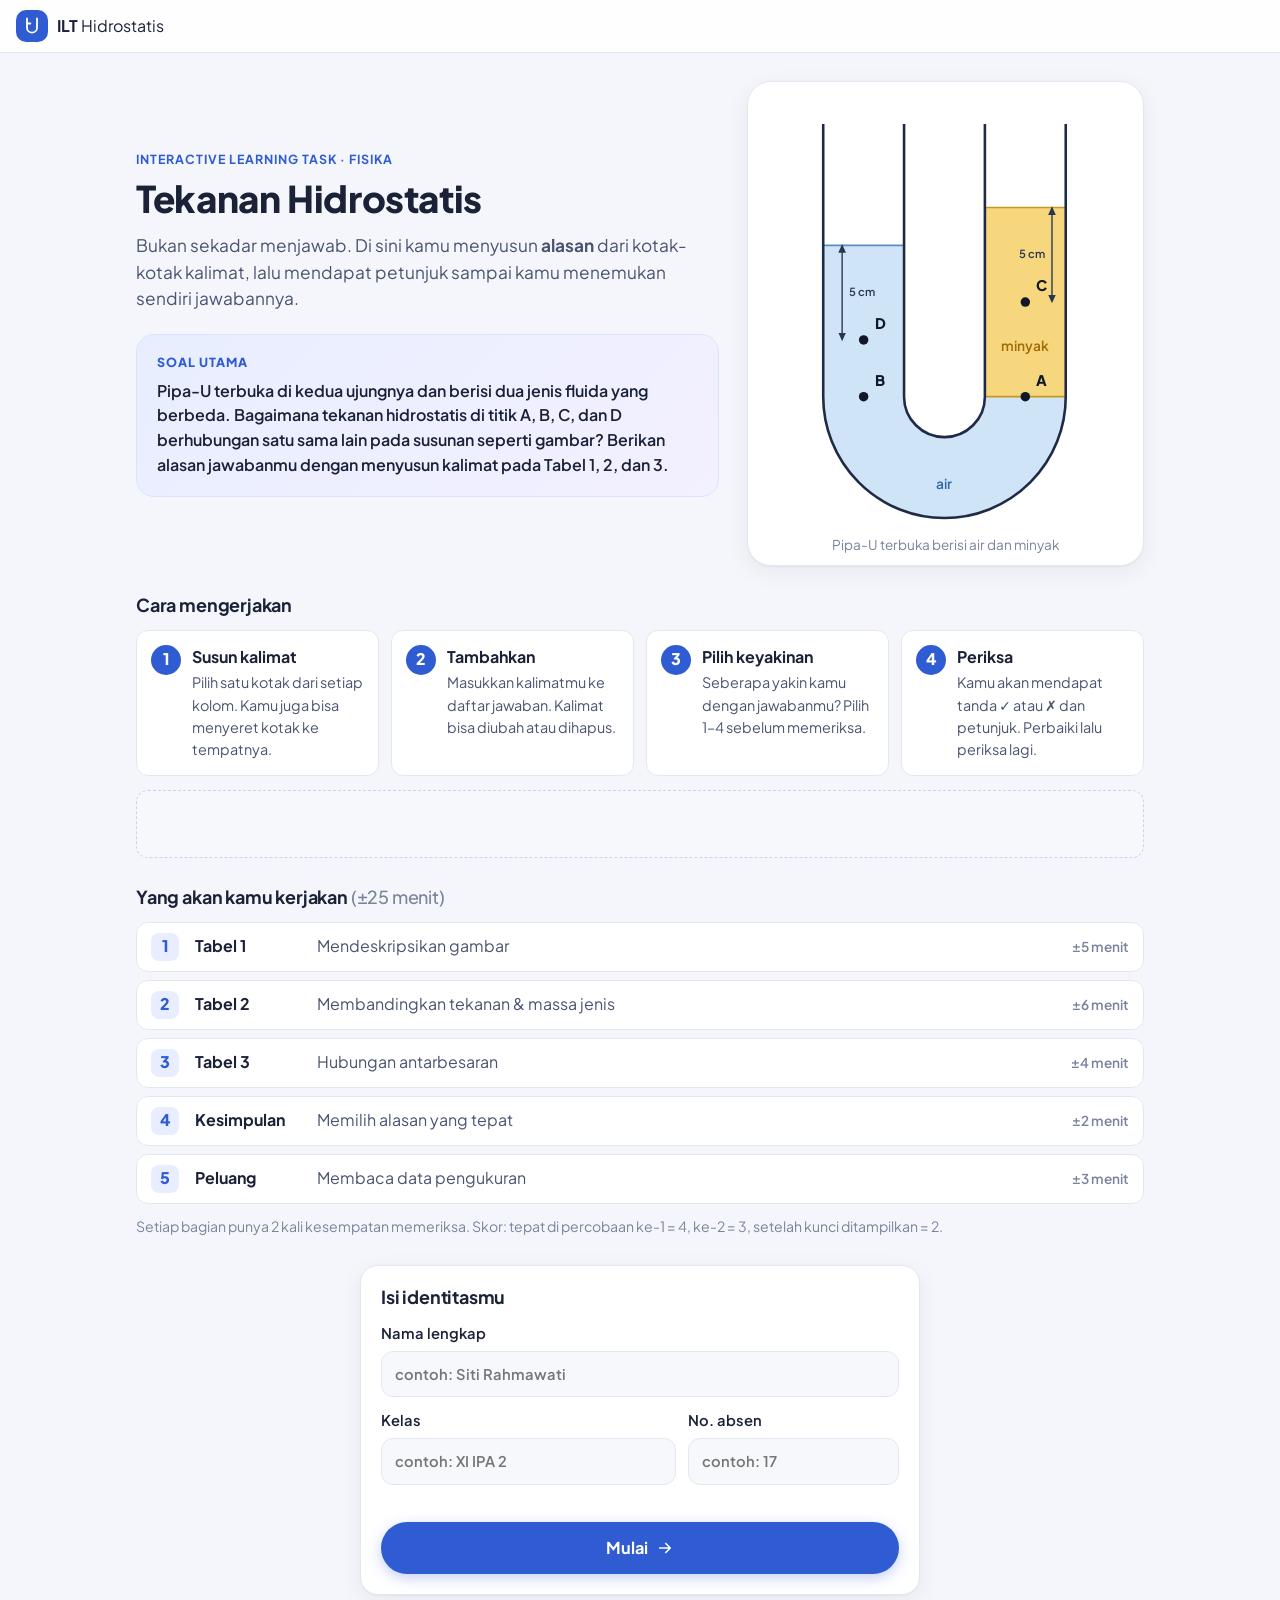
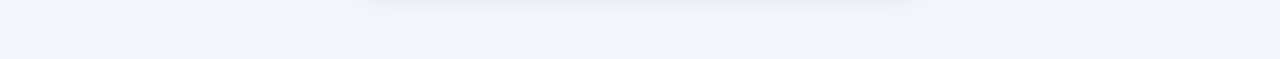
<file: index.html>
<!doctype html>
<html lang="id">
<head>
  <meta charset="utf-8">
  <meta name="viewport" content="width=device-width, initial-scale=1, viewport-fit=cover">
  <title>ILT Tekanan Hidrostatis</title>
  <meta name="description" content="Interactive Learning Task: menyusun alasan tentang tekanan hidrostatis pada pipa-U berisi air dan minyak.">
  <meta name="theme-color" content="#2f5bd3">
  <link rel="icon" href="data:image/svg+xml,%3Csvg xmlns='http://www.w3.org/2000/svg' viewBox='0 0 32 32'%3E%3Crect width='32' height='32' rx='8' fill='%232f5bd3'/%3E%3Cpath d='M9 7v11a7 7 0 0 0 14 0V7' fill='none' stroke='%23fff' stroke-width='3' stroke-linecap='round'/%3E%3Cpath d='M9 15h5' stroke='%23f5c451' stroke-width='3' stroke-linecap='round'/%3E%3C/svg%3E">
  <link rel="preconnect" href="https://fonts.googleapis.com">
  <link rel="preconnect" href="https://fonts.gstatic.com" crossorigin>
  <link href="https://fonts.googleapis.com/css2?family=Plus+Jakarta+Sans:wght@400;500;600;700;800&display=swap" rel="stylesheet">
  <link rel="stylesheet" href="assets/css/style.css">
</head>
<body>
  <div id="app"><noscript>Aktifkan JavaScript untuk mengerjakan tugas ini.</noscript></div>
  <script src="assets/js/config.js"></script>
  <script src="assets/js/content.js"></script>
  <script src="assets/js/app.js"></script>
</body>
</html>
</file>
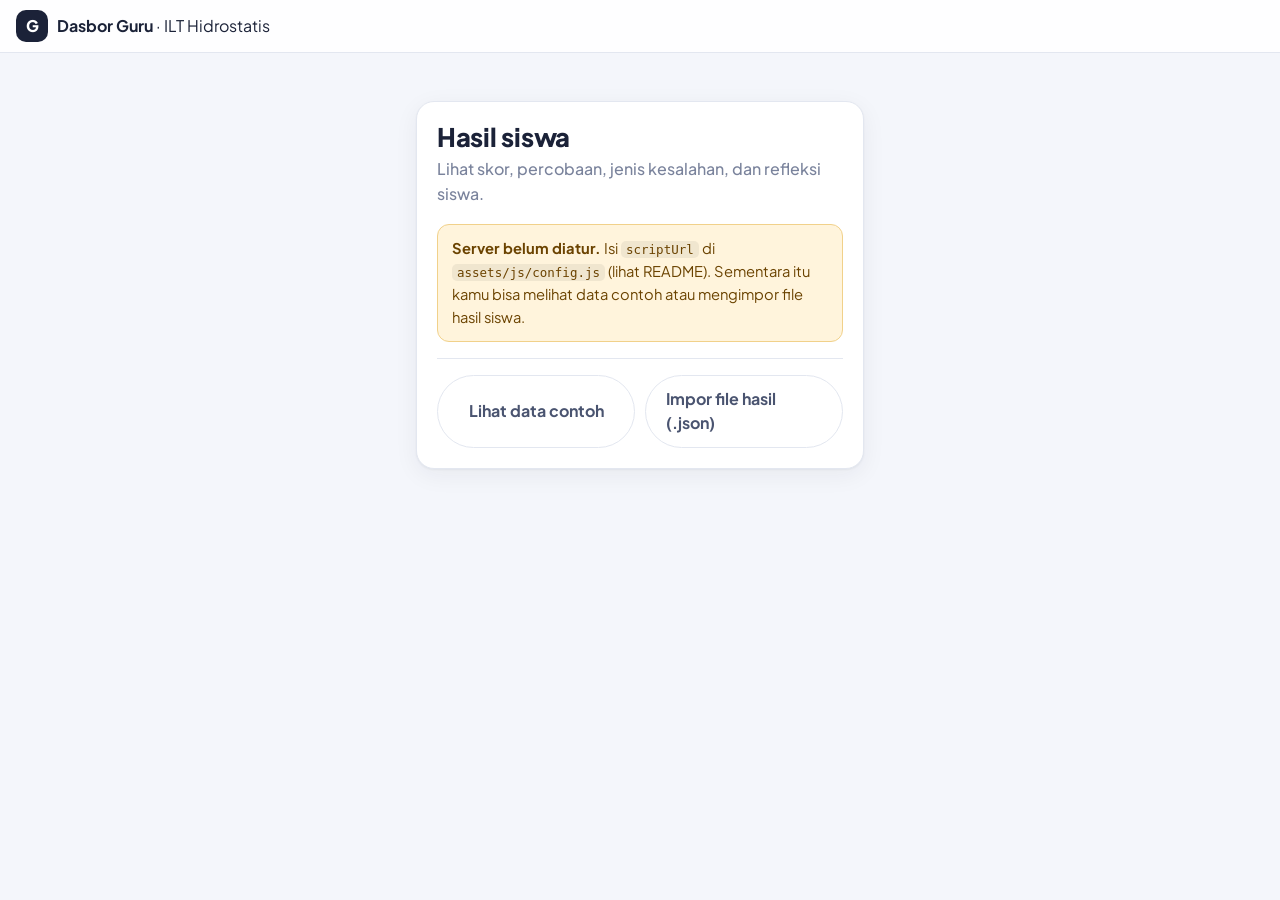
<file: guru.html>
<!doctype html>
<html lang="id">
<head>
  <meta charset="utf-8">
  <meta name="viewport" content="width=device-width, initial-scale=1, viewport-fit=cover">
  <title>Dasbor Guru ILT</title>
  <meta name="description" content="Dasbor guru untuk hasil ILT Tekanan Hidrostatis.">
  <meta name="robots" content="noindex">
  <meta name="theme-color" content="#2f5bd3">
  <link rel="icon" href="data:image/svg+xml,%3Csvg xmlns='http://www.w3.org/2000/svg' viewBox='0 0 32 32'%3E%3Crect width='32' height='32' rx='8' fill='%231b2238'/%3E%3Cpath d='M9 7v11a7 7 0 0 0 14 0V7' fill='none' stroke='%23fff' stroke-width='3' stroke-linecap='round'/%3E%3Cpath d='M9 15h5' stroke='%23f5c451' stroke-width='3' stroke-linecap='round'/%3E%3C/svg%3E">
  <link rel="preconnect" href="https://fonts.googleapis.com">
  <link rel="preconnect" href="https://fonts.gstatic.com" crossorigin>
  <link href="https://fonts.googleapis.com/css2?family=Plus+Jakarta+Sans:wght@400;500;600;700;800&display=swap" rel="stylesheet">
  <link rel="stylesheet" href="assets/css/style.css">
  <link rel="stylesheet" href="assets/css/guru.css">
</head>
<body class="guru">
  <div id="app"></div>
  <script src="assets/js/config.js"></script>
  <script src="assets/js/content.js"></script>
  <script src="assets/js/guru.js"></script>
</body>
</html>
</file>
<file: assets/css/style.css>
/* ILT Tekanan Hidrostatis */
:root {
  --bg: #f4f6fb;
  --surface: #ffffff;
  --surface-2: #f7f8fc;
  --ink: #1b2238;
  --ink-2: #4a5470;
  --muted: #7a839c;
  --line: #e3e7f0;
  --primary: #2f5bd3;
  --primary-ink: #ffffff;
  --primary-soft: #e8eeff;
  --water: #cfe4f7;
  --water-ink: #2d6aa8;
  --oil: #f6d77e;
  --oil-ink: #a26b06;
  --ok: #15803d;
  --ok-soft: #e6f6ec;
  --bad: #c2362f;
  --bad-soft: #fdecea;
  --hint: #9a5b00;
  --hint-soft: #fff4dc;
  --radius: 18px;
  --radius-sm: 12px;
  --shadow: 0 1px 2px rgba(27, 34, 56, .05), 0 6px 24px rgba(27, 34, 56, .06);
  --font: "Plus Jakarta Sans", system-ui, -apple-system, "Segoe UI", sans-serif;
  color-scheme: light;
}

* { box-sizing: border-box; }
html { -webkit-text-size-adjust: 100%; }
body {
  margin: 0;
  background: var(--bg);
  color: var(--ink);
  font-family: var(--font);
  font-size: 16px;
  line-height: 1.55;
  min-height: 100vh;
}
body.noscroll { overflow: hidden; }
h1, h2, h3 { line-height: 1.2; margin: 0; letter-spacing: -0.01em; }
h1 { font-size: clamp(1.6rem, 4.5vw, 2.3rem); font-weight: 800; }
h2 { font-size: 1.12rem; font-weight: 700; }
h3 { font-size: 1rem; font-weight: 700; }
p { margin: 0; }
button { font: inherit; color: inherit; cursor: pointer; }
button:disabled { cursor: not-allowed; }
svg { display: block; }
.muted { color: var(--muted); font-weight: 500; }
.grow { flex: 1; }
:focus-visible { outline: 3px solid color-mix(in srgb, var(--primary) 55%, transparent); outline-offset: 2px; border-radius: 10px; }

/* ---------- buttons ---------- */
.btn-primary, .btn-ghost, .btn-danger {
  display: inline-flex; align-items: center; justify-content: center; gap: 8px;
  border-radius: 999px; border: 0; padding: 11px 20px; font-weight: 700;
  transition: transform .12s ease, background .15s ease, box-shadow .15s ease, opacity .15s;
  min-height: 44px;
}
.btn-primary { background: var(--primary); color: var(--primary-ink); box-shadow: 0 4px 14px rgba(47, 91, 211, .28); }
.btn-primary:hover:not(:disabled) { transform: translateY(-1px); box-shadow: 0 6px 18px rgba(47, 91, 211, .35); }
.btn-primary:active:not(:disabled) { transform: translateY(0) scale(.98); }
.btn-primary:disabled { opacity: .45; box-shadow: none; }
.btn-primary svg, .btn-ghost svg { width: 18px; height: 18px; }
.btn-primary.big { padding: 13px 26px; font-size: 1.02rem; }
.btn-ghost { background: transparent; color: var(--ink-2); border: 1.5px solid var(--line); }
.btn-ghost:hover:not(:disabled) { background: var(--surface-2); border-color: #cfd5e3; }
.btn-ghost:disabled { opacity: .45; }
.btn-ghost.small { min-height: 34px; padding: 6px 14px; font-size: .85rem; }
.btn-danger { background: var(--bad); color: #fff; }
.icon-btn {
  width: 36px; height: 36px; display: inline-grid; place-items: center;
  border: 0; background: transparent; border-radius: 10px; color: var(--muted);
}
.icon-btn:hover { background: var(--surface-2); color: var(--ink); }
.icon-btn svg { width: 18px; height: 18px; }
.row-actions { display: flex; gap: 10px; justify-content: flex-end; flex-wrap: wrap; margin-top: 14px; }

/* ---------- top bar ---------- */
.topbar {
  position: sticky; top: 0; z-index: 20;
  display: flex; align-items: center; gap: 16px;
  padding: 10px max(16px, env(safe-area-inset-left));
  background: color-mix(in srgb, var(--surface) 88%, transparent);
  backdrop-filter: blur(10px);
  border-bottom: 1px solid var(--line);
}
.brand { display: flex; align-items: center; gap: 9px; font-size: 1rem; white-space: nowrap; }
.brand-mark { width: 32px; height: 32px; border-radius: 10px; background: var(--primary); color: #fff; display: grid; place-items: center; }
.brand-mark svg { width: 20px; height: 20px; }
.stepper { flex: 1; display: flex; justify-content: center; gap: 6px; list-style: none; margin: 0; padding: 0; min-width: 0; }
.step { display: flex; align-items: center; gap: 7px; padding: 5px 11px 5px 5px; border-radius: 999px; color: var(--muted); font-size: .85rem; font-weight: 600; white-space: nowrap; }
.step-n { width: 24px; height: 24px; border-radius: 50%; display: grid; place-items: center; background: var(--surface-2); border: 1.5px solid var(--line); font-size: .78rem; }
.step-n svg { width: 14px; height: 14px; }
.step.current { background: var(--primary-soft); color: var(--primary); }
.step.current .step-n { background: var(--primary); color: #fff; border-color: var(--primary); }
.step.done { color: var(--ok); }
.step.done .step-n { background: var(--ok); border-color: var(--ok); color: #fff; }
.top-right { display: flex; align-items: center; gap: 10px; }
.timer { display: inline-flex; align-items: center; gap: 6px; font-weight: 700; font-variant-numeric: tabular-nums; padding: 5px 11px; border-radius: 999px; background: var(--surface-2); border: 1px solid var(--line); font-size: .9rem; }
.timer svg { width: 16px; height: 16px; }
.timer.warn { background: var(--hint-soft); color: var(--hint); border-color: #f3dca8; }
.timer.over { background: var(--bad-soft); color: var(--bad); border-color: #f5c7c3; }
.progress { height: 4px; background: var(--line); }
.progress span { display: block; height: 100%; background: linear-gradient(90deg, var(--primary), #5b8cff); transition: width .5s ease; }

/* ---------- cards ---------- */
.card { background: var(--surface); border: 1px solid var(--line); border-radius: var(--radius); padding: 20px; box-shadow: var(--shadow); }
.card + .card, .card + .next-bar, .feedback + .card { margin-top: 16px; }
.card-head { display: flex; align-items: center; justify-content: space-between; gap: 10px; margin-bottom: 10px; }
.count { min-width: 28px; height: 28px; padding: 0 8px; border-radius: 999px; background: var(--primary-soft); color: var(--primary); font-weight: 800; display: grid; place-items: center; font-size: .85rem; }
.eyebrow { font-size: .78rem; font-weight: 700; letter-spacing: .08em; text-transform: uppercase; color: var(--primary); margin-bottom: 6px; }
.lead { color: var(--ink-2); margin-top: 8px; font-size: 1.02rem; }
.note { color: var(--muted); font-size: .88rem; margin-top: 12px; }

/* ---------- intro ---------- */
.intro { max-width: 1040px; margin: 0 auto; padding: 28px 16px 64px; display: grid; gap: 28px; }
.hero { display: grid; grid-template-columns: 1.25fr .85fr; gap: 28px; align-items: center; }
.hero-sub { color: var(--ink-2); font-size: 1.08rem; margin-top: 12px; max-width: 54ch; }
.question-card { margin-top: 22px; background: linear-gradient(135deg, var(--primary-soft), #f3f0ff); border: 1px solid #d9e2ff; border-radius: var(--radius); padding: 18px 20px; }
.qc-label { font-size: .78rem; font-weight: 800; text-transform: uppercase; letter-spacing: .08em; color: var(--primary); margin-bottom: 6px; }
.question-card p { font-weight: 600; }
.hero-fig { margin: 0; background: var(--surface); border: 1px solid var(--line); border-radius: 24px; padding: 18px 18px 10px; box-shadow: var(--shadow); }
.hero-fig svg { width: 100%; max-height: 430px; }
.hero-fig figcaption { text-align: center; color: var(--muted); font-size: .85rem; padding-top: 4px; }
.how h2, .plan h2 { margin-bottom: 14px; }
.how-steps { list-style: none; padding: 0; margin: 0; display: grid; grid-template-columns: repeat(4, 1fr); gap: 12px; }
.how-steps li { background: var(--surface); border: 1px solid var(--line); border-radius: var(--radius-sm); padding: 14px; display: flex; gap: 11px; align-items: flex-start; }
.how-steps p { color: var(--ink-2); font-size: .9rem; margin-top: 2px; }
.how-n { flex: none; width: 30px; height: 30px; border-radius: 50%; background: var(--primary); color: #fff; font-weight: 800; display: grid; place-items: center; }
.demo { margin-top: 14px; display: flex; gap: 8px; align-items: center; flex-wrap: wrap; padding: 14px; border: 1.5px dashed #c9d3ee; border-radius: var(--radius-sm); background: var(--surface-2); }
.demo-chip { padding: 7px 13px; border-radius: 10px; background: var(--surface); border: 1.5px solid var(--primary); color: var(--primary); font-weight: 700; font-size: .9rem; opacity: 0; animation: demoIn 6s infinite; }
.demo-chip.c2 { animation-delay: .5s; }
.demo-chip.c3 { animation-delay: 1s; }
.demo-check { width: 30px; height: 30px; border-radius: 50%; background: var(--ok); color: #fff; display: grid; place-items: center; opacity: 0; animation: demoIn 6s infinite 1.6s; }
.demo-check svg { width: 18px; height: 18px; }
@keyframes demoIn { 0% { opacity: 0; transform: translateY(8px); } 8%, 80% { opacity: 1; transform: none; } 92%, 100% { opacity: 0; } }
.plan-list { list-style: none; padding: 0; margin: 0; display: grid; gap: 8px; }
.plan-list li { display: grid; grid-template-columns: 32px 110px 1fr auto; gap: 12px; align-items: center; background: var(--surface); border: 1px solid var(--line); border-radius: var(--radius-sm); padding: 10px 14px; }
.plan-list span { color: var(--ink-2); }
.plan-list em { font-style: normal; color: var(--muted); font-size: .85rem; font-weight: 600; }
.plan-n { width: 28px; height: 28px; border-radius: 8px; background: var(--primary-soft); color: var(--primary) !important; font-weight: 800; display: grid; place-items: center; }
.start { max-width: 560px; width: 100%; justify-self: center; }
.start h2 { margin-bottom: 14px; }
form label, .reflect label { display: grid; gap: 6px; font-weight: 600; font-size: .92rem; margin-bottom: 12px; }
input, textarea {
  font: inherit; color: var(--ink); width: 100%;
  border: 1.5px solid var(--line); background: var(--surface-2);
  border-radius: var(--radius-sm); padding: 11px 13px; transition: border-color .15s, background .15s;
}
input:focus, textarea:focus { outline: none; border-color: var(--primary); background: var(--surface); }
textarea { resize: vertical; min-height: 84px; }
.row2 { display: grid; grid-template-columns: 1.4fr 1fr; gap: 12px; }
.form-err { color: var(--bad); font-weight: 600; font-size: .9rem; min-height: 1.2em; margin-bottom: 8px; }
.start .btn-primary { width: 100%; }

/* ---------- task layout ---------- */
.layout { max-width: 1180px; margin: 0 auto; padding: 22px 16px 96px; display: grid; grid-template-columns: 330px minmax(0, 1fr); gap: 24px; align-items: start; }
.side { position: sticky; top: 76px; display: grid; gap: 14px; }
.fig-card { padding: 14px 14px 10px; }
.fig-card svg { width: 100%; max-height: 52vh; }
.fig-cap { font-size: .8rem; color: var(--muted); text-align: center; margin-top: 4px; }
.task-head { margin-bottom: 18px; }
.notes h3 { margin-bottom: 8px; }
.notes details { border-top: 1px solid var(--line); padding: 8px 0 4px; }
.notes summary { font-weight: 700; font-size: .88rem; color: var(--ink-2); cursor: pointer; }
.notes ul { list-style: none; padding: 0; margin: 6px 0 0; display: grid; gap: 5px; }
.notes li { display: flex; gap: 7px; font-size: .84rem; color: var(--ink-2); }
.notes li svg { flex: none; width: 15px; height: 15px; color: var(--ok); margin-top: 3px; }

/* ---------- U-tube figure ---------- */
.utube .fl-air { fill: var(--water); transition: filter .2s; }
.utube .fl-minyak { fill: var(--oil); transition: filter .2s; }
.utube .wall { fill: none; stroke: #1f2a44; stroke-width: 3; stroke-linejoin: round; }
.utube .surf { stroke: #5b8cc2; stroke-width: 2; }
.utube .surf-oil { stroke: #c9971e; }
.utube .iface { stroke: #c9971e; stroke-width: 2; }
.utube .measure { stroke: #2a3550; stroke-width: 1.6; }
.utube .arrowhead { fill: #2a3550; }
.utube .measure-t { font: 600 13px var(--font); fill: #2a3550; }
.utube .fl-label { font: 600 16px var(--font); }
.utube .fl-label-air { fill: var(--water-ink); }
.utube .fl-label-minyak { fill: var(--oil-ink); }
.utube .pt .dot { fill: #111827; transition: r .2s, fill .2s; }
.utube .pt .ring { fill: none; stroke: var(--primary); stroke-width: 3; opacity: 0; transform-box: fill-box; transform-origin: center; }
.utube .pt-label { font: 800 17px var(--font); fill: #111827; }
.utube.hl-A .pt-A .dot, .utube.hl-B .pt-B .dot, .utube.hl-C .pt-C .dot, .utube.hl-D .pt-D .dot { fill: var(--primary); r: 7px; }
.utube.hl-A .pt-A .ring, .utube.hl-B .pt-B .ring, .utube.hl-C .pt-C .ring, .utube.hl-D .pt-D .ring { opacity: 1; animation: ping 1.4s ease-out infinite; }
.utube.hl-A .pt-A .pt-label, .utube.hl-B .pt-B .pt-label, .utube.hl-C .pt-C .pt-label, .utube.hl-D .pt-D .pt-label { fill: var(--primary); }
.utube.hl-air .fl-air { filter: brightness(.9) saturate(1.6); }
.utube.hl-minyak .fl-minyak { filter: brightness(.93) saturate(1.5); }
@keyframes ping { 0% { transform: scale(.6); opacity: 1; } 100% { transform: scale(1.6); opacity: 0; } }

/* ---------- builder ---------- */
.tip { color: var(--ink-2); font-size: .9rem; background: var(--surface-2); border-radius: var(--radius-sm); padding: 10px 12px; margin-bottom: 14px; }
.tip-toggle { display: none; }
.strip {
  display: flex; flex-wrap: wrap; align-items: center; gap: 8px;
  min-height: 64px; padding: 12px; border-radius: var(--radius-sm);
  border: 2px dashed #cdd6ec; background: #fbfcff; transition: border-color .2s, background .2s;
}
.strip.ready { border-style: solid; border-color: var(--primary); background: var(--primary-soft); }
.slot { border-radius: 10px; padding: 8px 12px; font-weight: 700; font-size: .93rem; min-height: 40px; display: inline-flex; align-items: center; }
.slot.empty { border: 1.5px dashed #b9c4e0; color: var(--muted); background: var(--surface); font-weight: 600; font-style: italic; }
.slot.filled { border: 0; background: var(--primary); color: #fff; animation: pop .25s ease; }
.slot.filled:hover { background: #2448b0; }
.slot.drop-ok { border-color: var(--primary); background: var(--primary-soft); }
.slot.drop-over { transform: scale(1.06); box-shadow: 0 0 0 3px rgba(47, 91, 211, .25); }
.word { font-weight: 600; color: var(--ink-2); padding: 0 2px; }
.word.auto { background: #eef1f8; border-radius: 8px; padding: 6px 10px; color: var(--ink); }
.word.auto.ph { color: var(--muted); font-style: italic; }
.groups { display: grid; grid-template-columns: repeat(auto-fit, minmax(190px, 1fr)); gap: 14px; margin-top: 16px; }
.group-label { display: flex; align-items: center; gap: 7px; font-size: .78rem; font-weight: 800; text-transform: uppercase; letter-spacing: .06em; color: var(--muted); margin-bottom: 8px; }
.group-label span { width: 20px; height: 20px; border-radius: 6px; background: var(--surface-2); border: 1px solid var(--line); display: grid; place-items: center; font-size: .72rem; color: var(--ink-2); }
.chips { display: flex; flex-direction: column; gap: 7px; }
.chip {
  text-align: left; border: 1.5px solid var(--line); background: var(--surface);
  border-radius: 10px; padding: 9px 12px; font-weight: 600; font-size: .92rem; line-height: 1.3;
  transition: border-color .15s, background .15s, transform .1s, color .15s;
  touch-action: manipulation;
}
.chip:hover:not(:disabled) { border-color: var(--primary); color: var(--primary); }
.chip:active:not(:disabled) { transform: scale(.98); }
.chip.on { background: var(--primary); border-color: var(--primary); color: #fff; }
.chip:disabled { opacity: .35; text-decoration: line-through; }
.chip[draggable="true"] { cursor: grab; }

/* ---------- answer list ---------- */
.items { list-style: none; padding: 0; margin: 0; display: grid; gap: 8px; }
.item { display: flex; align-items: center; gap: 11px; padding: 9px 9px 9px 11px; border-radius: var(--radius-sm); border: 1.5px solid var(--line); background: var(--surface-2); transition: background .2s, border-color .2s; }
.item.ok { background: var(--ok-soft); border-color: #b9e3c7; }
.item.bad { background: var(--bad-soft); border-color: #f2c2bd; }
.item.just-added { animation: slideIn .35s ease; }
.item-badge { flex: none; width: 28px; height: 28px; border-radius: 50%; display: grid; place-items: center; background: var(--surface); border: 1.5px solid var(--line); font-weight: 800; font-size: .8rem; color: var(--muted); }
.item.ok .item-badge { background: var(--ok); color: #fff; border-color: var(--ok); }
.item.bad .item-badge { background: var(--bad); color: #fff; border-color: var(--bad); }
.item-badge svg { width: 16px; height: 16px; }
.item-text { flex: 1; font-weight: 600; }
.item-act { display: flex; flex: none; }
.empty-note { color: var(--muted); font-size: .92rem; padding: 6px 2px; }

/* ---------- choice ---------- */
.q-label { display: inline-block; font-size: .75rem; font-weight: 800; letter-spacing: .06em; text-transform: uppercase; background: var(--primary-soft); color: var(--primary); padding: 3px 9px; border-radius: 999px; margin-bottom: 8px; }
.q-prompt { margin-bottom: 14px; font-size: 1.1rem; }
.options { display: grid; gap: 9px; }
.option {
  display: flex; gap: 12px; align-items: flex-start; text-align: left;
  border: 1.5px solid var(--line); background: var(--surface); border-radius: var(--radius-sm);
  padding: 12px 14px; font-weight: 600; transition: border-color .15s, background .15s;
}
.option:hover:not(:disabled) { border-color: var(--primary); }
.option.on { border-color: var(--primary); background: var(--primary-soft); }
.option.ok { border-color: var(--ok); background: var(--ok-soft); }
.option.bad { border-color: var(--bad); background: var(--bad-soft); }
.option:disabled { cursor: default; }
.opt-letter { flex: none; width: 28px; height: 28px; border-radius: 8px; display: grid; place-items: center; background: var(--surface-2); border: 1.5px solid var(--line); font-weight: 800; text-transform: lowercase; }
.option.on .opt-letter { background: var(--primary); color: #fff; border-color: var(--primary); }
.option.ok .opt-letter { background: var(--ok); border-color: var(--ok); color: #fff; }
.option.bad .opt-letter { background: var(--bad); border-color: var(--bad); color: #fff; }
.opt-letter svg { width: 16px; height: 16px; }
.datastrip { display: flex; flex-wrap: wrap; gap: 8px; align-items: flex-end; margin-top: 14px; }
.datum { display: grid; text-align: center; background: var(--surface); border: 1.5px solid var(--line); border-radius: 12px; padding: 6px 12px; font-weight: 800; font-size: 1.1rem; font-variant-numeric: tabular-nums; animation: slideIn .4s ease both; animation-delay: calc(var(--i) * 80ms); }
.datum small { font-size: .68rem; font-weight: 700; color: var(--muted); }
.unit { color: var(--muted); font-weight: 700; padding-bottom: 8px; }

/* ---------- confidence & check ---------- */
.conf-q { font-weight: 700; margin-bottom: 10px; }
.conf-scale { display: grid; grid-template-columns: repeat(4, 1fr); gap: 8px; }
.conf-btn { border: 1.5px solid var(--line); background: var(--surface); border-radius: var(--radius-sm); padding: 9px 6px; display: grid; justify-items: center; gap: 2px; transition: all .15s; }
.conf-btn b { font-size: 1.15rem; }
.conf-btn span { font-size: .76rem; color: var(--muted); font-weight: 600; line-height: 1.2; text-align: center; }
.conf-btn:hover { border-color: var(--primary); }
.conf-btn.on { background: var(--primary); border-color: var(--primary); color: #fff; }
.conf-btn.on span { color: #dfe6ff; }
.conf.shake { animation: shake .4s; }
.check-row { display: flex; align-items: center; justify-content: space-between; gap: 12px; margin-top: 16px; flex-wrap: wrap; }
.attempt-note { color: var(--muted); font-weight: 600; font-size: .9rem; }
.next-alt { display: flex; align-items: center; justify-content: space-between; gap: 12px; flex-wrap: wrap; margin-top: 14px; padding-top: 14px; border-top: 1px solid var(--line); color: var(--ink-2); font-size: .9rem; }
.next-bar { display: flex; justify-content: flex-end; }

/* ---------- feedback ---------- */
.feedback { border-width: 2px; scroll-margin-top: 90px; }
.feedback.complete { border-color: #9fd8b3; background: linear-gradient(180deg, var(--ok-soft), var(--surface) 70%); }
.feedback.incomplete { border-color: #f1d18a; background: linear-gradient(180deg, var(--hint-soft), var(--surface) 70%); }
.feedback.wrong { border-color: #efb8b2; background: linear-gradient(180deg, var(--bad-soft), var(--surface) 70%); }
.feedback.pop { animation: pop .35s ease; }
.fb-head { display: flex; align-items: center; justify-content: space-between; margin-bottom: 10px; }
.fb-title { font-weight: 800; font-size: 1.1rem; }
.fb-att { font-size: .8rem; font-weight: 700; color: var(--muted); background: var(--surface); border: 1px solid var(--line); border-radius: 999px; padding: 3px 10px; }
.msg { display: flex; gap: 10px; align-items: flex-start; padding: 8px 0; }
.msg + .msg { border-top: 1px dashed var(--line); }
.msg-ic { flex: none; width: 28px; height: 28px; border-radius: 50%; display: grid; place-items: center; color: #fff; }
.msg-ic svg { width: 16px; height: 16px; }
.msg.ok .msg-ic { background: var(--ok); }
.msg.bad .msg-ic { background: var(--bad); }
.msg.hint .msg-ic { background: #e6a417; }
.msg p { padding-top: 2px; }
.kcr { margin-top: 12px; border-radius: var(--radius-sm); background: var(--surface); border: 1.5px solid #d6defa; padding: 12px 14px; }
.kcr-head { display: flex; align-items: center; gap: 8px; color: var(--primary); margin-bottom: 8px; }
.kcr-head svg { width: 20px; height: 20px; }
.kcr-list { list-style: none; padding: 0; margin: 0; display: grid; gap: 8px; }
.kcr-list li { display: grid; gap: 2px; padding: 8px 10px; border-radius: 10px; background: var(--surface-2); }
.kcr-list s { color: var(--bad); font-size: .88rem; }
.kcr-list span { font-weight: 700; color: var(--ok); }
.kcr-list.plain span { color: var(--ink); }
.kcr-note { color: var(--ink-2); font-size: .9rem; margin-top: 10px; }

/* ---------- done ---------- */
.finish { max-width: 760px; margin: 0 auto; padding: 32px 16px 72px; display: grid; gap: 16px; }
.finish .card + .card { margin-top: 0; }
.done-hero { text-align: center; position: relative; padding: 18px 0 6px; }
.burst { position: absolute; inset: 0; pointer-events: none; }
.burst i { position: absolute; left: 50%; top: 40%; width: 9px; height: 9px; border-radius: 3px; background: var(--primary); opacity: 0; animation: burst 1.3s ease-out forwards; }
.burst i:nth-child(3n) { background: var(--oil); }
.burst i:nth-child(3n+1) { background: #7cc0f2; }
.burst i:nth-child(1) { --dx: -170px; --dy: -60px; } .burst i:nth-child(2) { --dx: 160px; --dy: -70px; }
.burst i:nth-child(3) { --dx: -120px; --dy: 40px; } .burst i:nth-child(4) { --dx: 130px; --dy: 50px; }
.burst i:nth-child(5) { --dx: -60px; --dy: -90px; } .burst i:nth-child(6) { --dx: 70px; --dy: -95px; }
.burst i:nth-child(7) { --dx: -210px; --dy: 10px; } .burst i:nth-child(8) { --dx: 205px; --dy: 5px; }
.burst i:nth-child(9) { --dx: -20px; --dy: -110px; } .burst i:nth-child(10) { --dx: 30px; --dy: 70px; }
.burst i:nth-child(11) { --dx: -90px; --dy: 80px; } .burst i:nth-child(12) { --dx: 100px; --dy: -20px; }
@keyframes burst { 0% { opacity: 1; transform: translate(0, 0) rotate(0); } 100% { opacity: 0; transform: translate(var(--dx), var(--dy)) rotate(220deg); } }
.res-grid { display: grid; grid-template-columns: 1fr 1fr; gap: 16px; }
.big-score { display: grid; gap: 4px; text-align: center; background: linear-gradient(160deg, var(--primary), #4f7cf0); color: #fff; border: 0; }
.big-score.alt { background: linear-gradient(160deg, #c98a12, #e4ac36); }
.bs-label { font-weight: 700; opacity: .9; }
.bs-val { font-size: 3.2rem; line-height: 1; font-weight: 800; }
.bs-val small { font-size: 1.2rem; opacity: .8; }
.bs-sub { font-size: .8rem; opacity: .85; }
.res-list { list-style: none; padding: 0; margin: 12px 0 0; display: grid; gap: 8px; }
.res-row { display: grid; grid-template-columns: 110px 1fr auto 28px; gap: 12px; align-items: center; padding: 10px 12px; border-radius: var(--radius-sm); background: var(--surface-2); }
.res-name { font-weight: 800; }
.res-note { color: var(--ink-2); font-size: .88rem; }
.res-score { font-size: 1.2rem; text-align: right; }
.pips { display: flex; gap: 4px; }
.pips i { width: 14px; height: 14px; border-radius: 4px; background: var(--line); }
.pips i.on { background: var(--primary); }
.res-row.s2 .pips i.on, .res-row.s1 .pips i.on { background: #e6a417; }
.reflect h2 { margin-bottom: 4px; }
.reflect .muted { margin-bottom: 14px; font-size: .9rem; }
.send p { color: var(--ink-2); }
.sent { display: flex; gap: 12px; align-items: flex-start; }
.sent > svg { flex: none; width: 36px; height: 36px; padding: 7px; border-radius: 50%; background: var(--ok); color: #fff; }

/* ---------- misc ---------- */
.fab { display: none; }
#toast {
  position: fixed; left: 50%; bottom: 24px; transform: translate(-50%, 20px); z-index: 60;
  background: #1b2238; color: #fff; padding: 11px 18px; border-radius: 999px; font-weight: 600; font-size: .92rem;
  opacity: 0; pointer-events: none; transition: all .25s ease; width: max-content; max-width: calc(100vw - 32px); text-align: center;
}
#toast.show { opacity: 1; transform: translate(-50%, 0); }
.modal-back { position: fixed; inset: 0; z-index: 50; background: rgba(20, 26, 44, .5); display: grid; place-items: center; padding: 16px; animation: fade .2s; }
.modal { position: relative; background: var(--surface); border-radius: 22px; padding: 24px; max-width: 460px; width: 100%; max-height: 90vh; overflow: auto; box-shadow: 0 20px 60px rgba(0, 0, 0, .25); animation: pop .25s ease; }
.modal h2 { margin-bottom: 8px; }
.modal p { color: var(--ink-2); }
.modal-x { position: absolute; top: 10px; right: 10px; }
.fig-modal svg { width: 100%; max-height: 60vh; }
.modal .notes { margin-top: 12px; box-shadow: none; }
.enter { animation: enter .35s ease both; }
@keyframes enter { from { opacity: 0; transform: translateY(10px); } to { opacity: 1; transform: none; } }
@keyframes pop { 0% { transform: scale(.96); } 60% { transform: scale(1.015); } 100% { transform: scale(1); } }
@keyframes slideIn { from { opacity: 0; transform: translateY(6px); } to { opacity: 1; transform: none; } }
@keyframes shake { 20%, 60% { transform: translateX(-6px); } 40%, 80% { transform: translateX(6px); } }
@keyframes fade { from { opacity: 0; } }

/* ---------- responsive ---------- */
@media (max-width: 980px) {
  .step-t { display: none; }
  .step { padding: 4px; }
}
@media (max-width: 900px) {
  #toast { bottom: 84px; }
  .layout { grid-template-columns: 1fr; padding-top: 16px; }
  .side { display: none; }
  .fab {
    display: inline-flex; align-items: center; gap: 7px; position: fixed; right: 16px; bottom: max(18px, env(safe-area-inset-bottom));
    z-index: 30; border: 0; border-radius: 999px; padding: 12px 18px; background: var(--ink); color: #fff; font-weight: 700;
    box-shadow: 0 8px 24px rgba(0, 0, 0, .25);
  }
  .fab svg { width: 20px; height: 20px; }
  .hero { grid-template-columns: 1fr; }
  .hero-fig { max-width: 340px; justify-self: center; width: 100%; }
  .how-steps { grid-template-columns: 1fr 1fr; }
}
@media (max-width: 560px) {
  body { font-size: 15px; }
  .brand span:last-child { display: none; }
  body:not([data-screen="intro"]) .brand { display: none; }
  .topbar { gap: 8px; padding-left: 12px; padding-right: 12px; }
  .stepper { justify-content: flex-start; gap: 3px; }
  .step-n { width: 22px; height: 22px; }
  .timer { padding: 4px 9px; }
  .card { padding: 16px; border-radius: 16px; }
  .how-steps { grid-template-columns: 1fr; }
  .plan-list li { grid-template-columns: 28px 1fr auto; }
  .plan-list li span:not(.plan-n) { grid-column: 2 / 4; grid-row: 2; font-size: .88rem; }
  .row2 { grid-template-columns: 1fr; gap: 0; }
  .groups { grid-template-columns: 1fr; }
  .chips { flex-direction: row; flex-wrap: wrap; }
  .conf-btn span { font-size: .7rem; }
  .res-grid { grid-template-columns: 1fr 1fr; gap: 10px; }
  .bs-val { font-size: 2.5rem; }
  .res-row { grid-template-columns: 1fr auto; }
  .res-row .res-note { grid-column: 1 / -1; grid-row: 2; }
  .res-row .pips { display: none; }
  .check-row .btn-primary { width: 100%; }
}
@media (prefers-reduced-motion: reduce) {
  *, *::before, *::after { animation: none !important; transition: none !important; }
  .demo-chip, .demo-check { opacity: 1; }
}
</file>
<file: assets/css/guru.css>
/* Dasbor guru */
.guru .brand-mark { background: var(--ink); font-weight: 800; }
.g-login { max-width: 480px; margin: 0 auto; padding: 48px 16px; }
.g-login h1 { font-size: 1.6rem; margin-bottom: 4px; }
.g-login .muted { margin-bottom: 18px; }
.g-login .btn-primary { width: 100%; }
.g-warn { background: var(--hint-soft); border: 1px solid #f1d18a; border-radius: var(--radius-sm); padding: 12px 14px; font-size: .92rem; color: #6b4300; }
.g-warn code, .g-login code { background: rgba(0, 0, 0, .06); padding: 1px 5px; border-radius: 5px; font-size: .85em; }
.g-alt { display: flex; gap: 10px; flex-wrap: wrap; margin-top: 16px; padding-top: 16px; border-top: 1px solid var(--line); }
.g-alt > * { flex: 1; }
.file-btn { cursor: pointer; }
.g-badge { font-size: .78rem; font-weight: 700; padding: 4px 10px; border-radius: 999px; background: var(--hint-soft); color: var(--hint); }
.g-badge.src { background: var(--ok-soft); color: var(--ok); }
.small { font-size: .84rem; }

.g-main { max-width: 1240px; margin: 0 auto; padding: 20px 16px 64px; display: grid; gap: 16px; }
.g-main .card + .card { margin-top: 0; }
.g-tools { display: flex; gap: 10px; flex-wrap: wrap; align-items: center; }
.g-tools select, .g-tools input[type=search] {
  font: inherit; border: 1.5px solid var(--line); background: var(--surface); border-radius: 999px; padding: 8px 14px; min-height: 40px; color: var(--ink);
}
.g-tools input[type=search] { width: auto; min-width: 220px; }

.g-tiles { display: grid; grid-template-columns: repeat(5, 1fr); gap: 12px; }
.g-tile { background: var(--surface); border: 1px solid var(--line); border-radius: var(--radius); padding: 14px 16px; box-shadow: var(--shadow); display: grid; gap: 2px; }
.g-tile span { font-size: .8rem; font-weight: 700; color: var(--muted); }
.g-tile b { font-size: 1.9rem; line-height: 1.1; font-variant-numeric: tabular-nums; }
.g-tile small { font-size: .9rem; color: var(--muted); font-weight: 600; }

.g-grid { display: grid; grid-template-columns: 1fr 1.3fr 1fr; gap: 16px; }
.g-grid h2 { margin-bottom: 2px; }
.g-grid .muted.small { margin-bottom: 14px; }
.bars { display: grid; gap: 9px; }
.bar-row { display: grid; grid-template-columns: 92px 1fr 34px 34px; gap: 10px; align-items: center; font-size: .88rem; }
.bar-row.err { grid-template-columns: minmax(0, 1.4fr) 1fr 38px 24px; }
.bar-name { font-weight: 600; color: var(--ink-2); overflow: hidden; text-overflow: ellipsis; white-space: nowrap; }
.bar-row.err .bar-name { white-space: normal; font-size: .8rem; line-height: 1.25; }
.bar-name b { color: var(--ink); }
.bar-track { height: 12px; border-radius: 999px; background: var(--surface-2); border: 1px solid var(--line); overflow: hidden; }
.bar-fill { display: block; height: 100%; border-radius: 999px; background: var(--primary); }
.bar-fill.warn { background: #e0912b; }
.bar-val { text-align: right; font-variant-numeric: tabular-nums; }
.bar-extra { color: var(--muted); font-size: .78rem; text-align: right; font-variant-numeric: tabular-nums; }

.calib { display: grid; grid-template-columns: repeat(4, 1fr); gap: 10px; align-items: end; }
.calib-col { display: grid; justify-items: center; gap: 3px; text-align: center; }
.calib-bar { width: 34px; height: 120px; border-radius: 8px; background: var(--surface-2); border: 1px solid var(--line); display: flex; align-items: flex-end; overflow: hidden; }
.calib-bar span { display: block; width: 100%; background: var(--primary); }
.calib-col small { font-size: .72rem; line-height: 1.2; }

.g-table-card h2 { margin-bottom: 12px; }
.g-table-wrap { overflow-x: auto; margin: 0 -4px; }
.g-table { width: 100%; border-collapse: collapse; font-size: .9rem; min-width: 820px; }
.g-table th { text-align: left; font-size: .76rem; text-transform: uppercase; letter-spacing: .05em; color: var(--muted); font-weight: 700; padding: 8px 10px; border-bottom: 1.5px solid var(--line); white-space: nowrap; }
.g-table td { padding: 9px 10px; border-bottom: 1px solid var(--line); }
.g-table .c { text-align: center; }
.g-table tbody tr { cursor: pointer; transition: background .12s; }
.g-table tbody tr:hover, .g-table tbody tr:focus { background: var(--primary-soft); outline: none; }
.sc { display: inline-grid; place-items: center; width: 28px; height: 28px; border-radius: 8px; font-weight: 800; font-size: .88rem; }
.sc.s4 { background: var(--ok-soft); color: var(--ok); }
.sc.s3 { background: #e8f1ff; color: #2459b8; }
.sc.s2 { background: var(--hint-soft); color: var(--hint); }
.sc.s1 { background: var(--bad-soft); color: var(--bad); }

.modal.wide { max-width: 720px; }
.d-scores { display: flex; gap: 10px; margin: 12px 0; }
.d-scores span { background: var(--surface-2); border-radius: 999px; padding: 5px 14px; font-weight: 600; }
.d-screen { border-top: 1px solid var(--line); padding: 10px 0; }
.d-screen summary { display: flex; justify-content: space-between; align-items: center; cursor: pointer; }
.att { background: var(--surface-2); border-radius: var(--radius-sm); padding: 10px 12px; margin-top: 8px; }
.att-head { display: flex; gap: 10px; align-items: center; flex-wrap: wrap; font-size: .85rem; color: var(--ink-2); }
.att ul { list-style: none; padding: 0; margin: 8px 0 4px; display: grid; gap: 3px; font-size: .88rem; }
.att li { display: flex; gap: 7px; }
.att li span { width: 14px; flex: none; font-weight: 800; }
.att li.ok span { color: var(--ok); }
.att li.bad span { color: var(--bad); }
.att li em { font-style: normal; font-size: .75rem; font-weight: 700; color: var(--bad); background: var(--bad-soft); border-radius: 6px; padding: 0 6px; margin-left: 4px; }
.st { font-size: .74rem; font-weight: 700; border-radius: 999px; padding: 2px 8px; }
.st.complete { background: var(--ok-soft); color: var(--ok); }
.st.incomplete { background: var(--hint-soft); color: var(--hint); }
.st.wrong { background: var(--bad-soft); color: var(--bad); }
.st.key { background: var(--primary-soft); color: var(--primary); }
.d-kmc { border-top: 1px solid var(--line); padding-top: 12px; margin-top: 4px; display: grid; gap: 4px; }
.d-kmc h3 { margin-bottom: 4px; }
.d-kmc p + .muted { margin-top: 8px; }

@media (max-width: 1000px) {
  .g-grid { grid-template-columns: 1fr; }
  .g-tiles { grid-template-columns: repeat(3, 1fr); }
}
@media (max-width: 560px) {
  .g-tiles { grid-template-columns: 1fr 1fr; }
  .g-tools input[type=search] { min-width: 0; flex: 1; }
  .brand span:last-child { display: inline; font-size: .9rem; }
}
</file>
